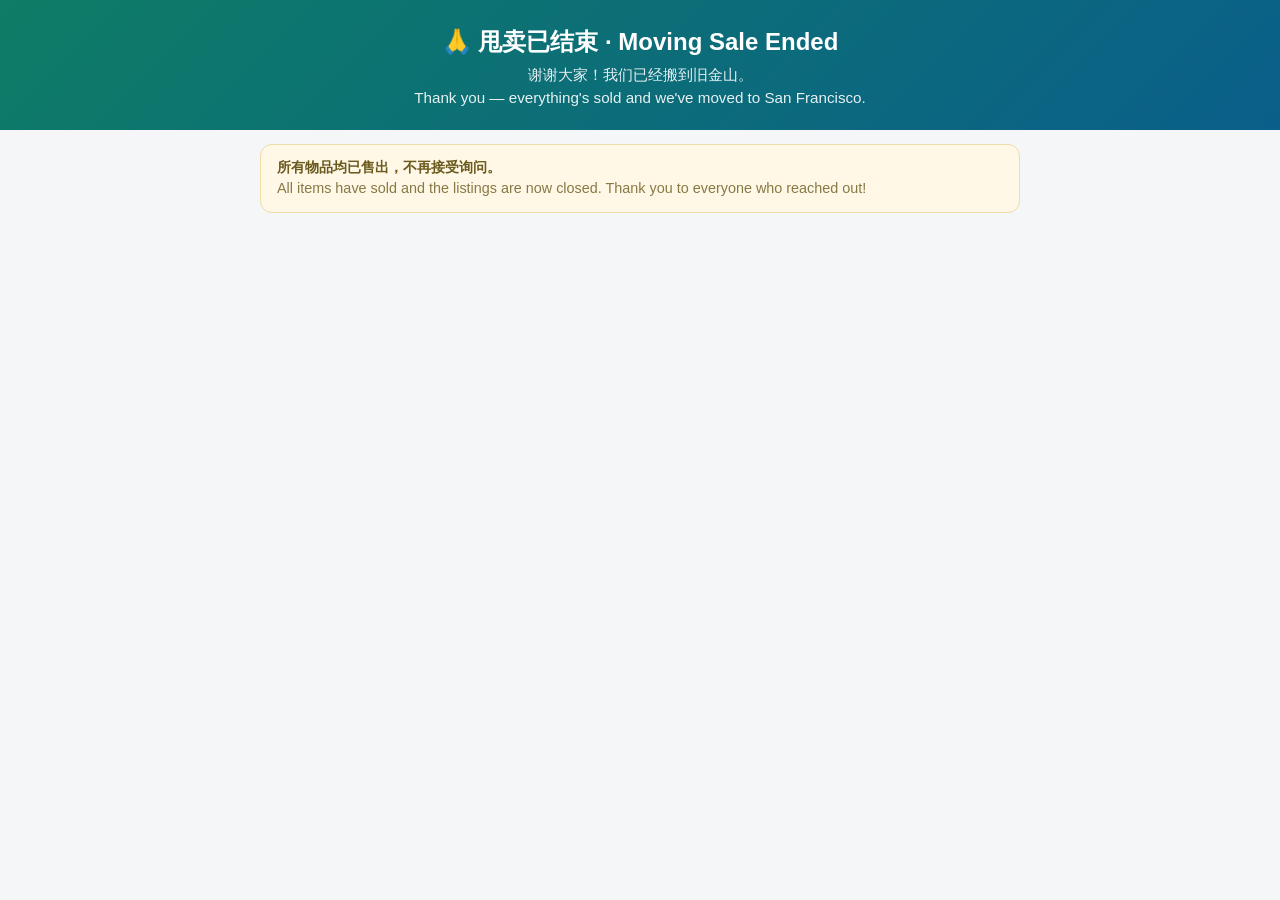
<file: index.html>
<!doctype html>
<html lang="zh">
<head>
<meta charset="utf-8">
<meta name="viewport" content="width=device-width, initial-scale=1, viewport-fit=cover">
<title>搬家甩卖已结束 · Moving Sale Ended</title>
<meta name="robots" content="noindex">
<meta name="description" content="搬家甩卖已结束，物品均已售出。Moving sale has ended — everything has sold.">
<meta property="og:title" content="搬家甩卖已结束 · Moving Sale Ended">
<meta property="og:description" content="谢谢大家！物品均已售出，我们已搬到旧金山。Thank you — everything has sold and we've moved to SF.">
<meta name="theme-color" content="#0e7c66">
<link rel="stylesheet" href="style.css">
</head>
<body>
<header>
  <h1>🙏 甩卖已结束 · Moving Sale Ended</h1>
  <div class="en">谢谢大家！我们已经搬到旧金山。<br>Thank you — everything's sold and we've moved to San Francisco.</div>
</header>

<div class="how">
  <b>所有物品均已售出，不再接受询问。</b><br>
  <span style="opacity:.8">All items have sold and the listings are now closed. Thank you to everyone who reached out!</span>
</div>
</body>
</html>
</file>
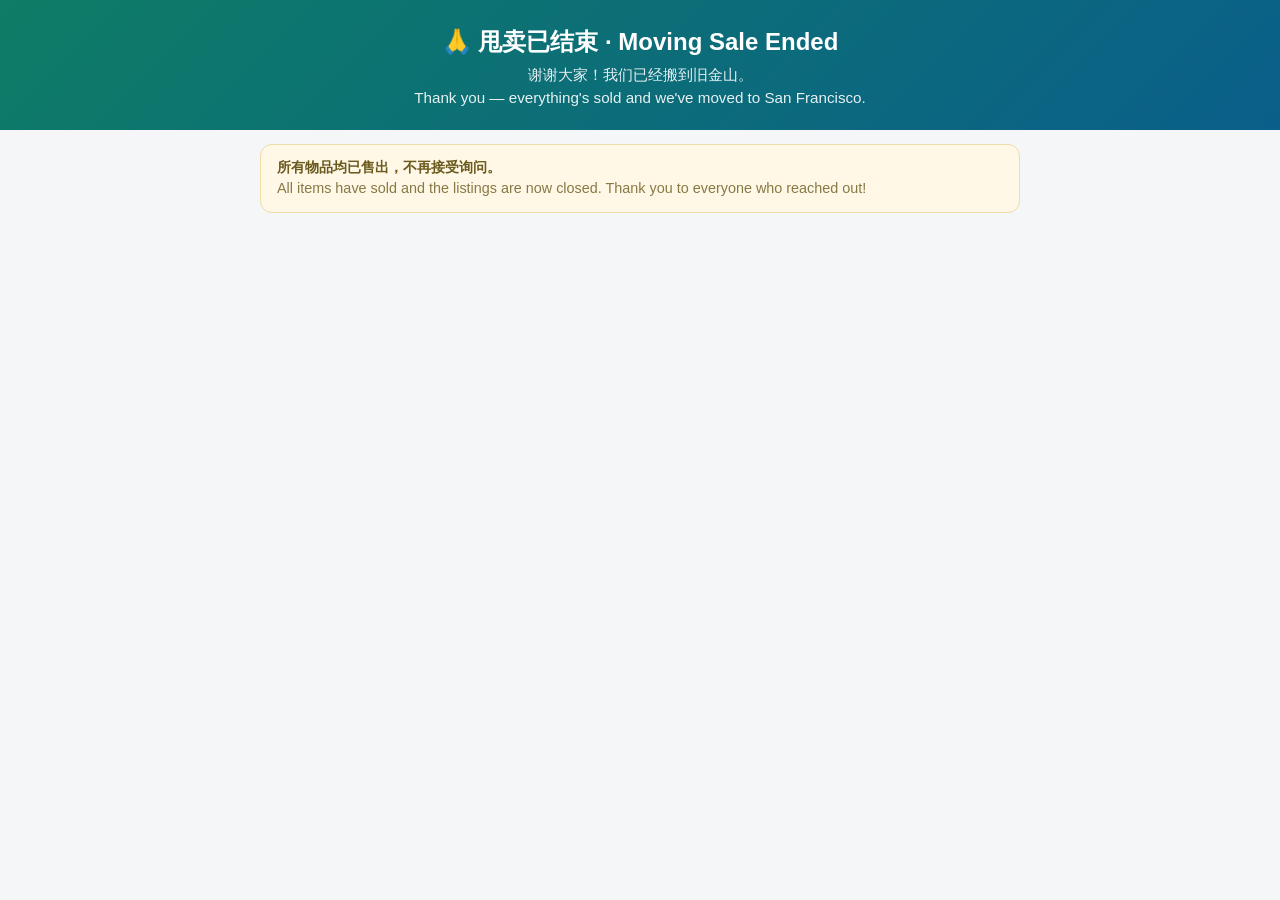
<file: collectibles/index.html>
<!doctype html>
<html lang="zh">
<head>
<meta charset="utf-8">
<meta name="viewport" content="width=device-width, initial-scale=1">
<meta http-equiv="refresh" content="0; url=../index.html">
<meta name="robots" content="noindex">
<title>甩卖已结束 · Sale Ended</title>
</head>
<body>
<p>甩卖已结束，物品均已售出。Moving sale has ended — <a href="../index.html">back</a>.</p>
</body>
</html>
</file>
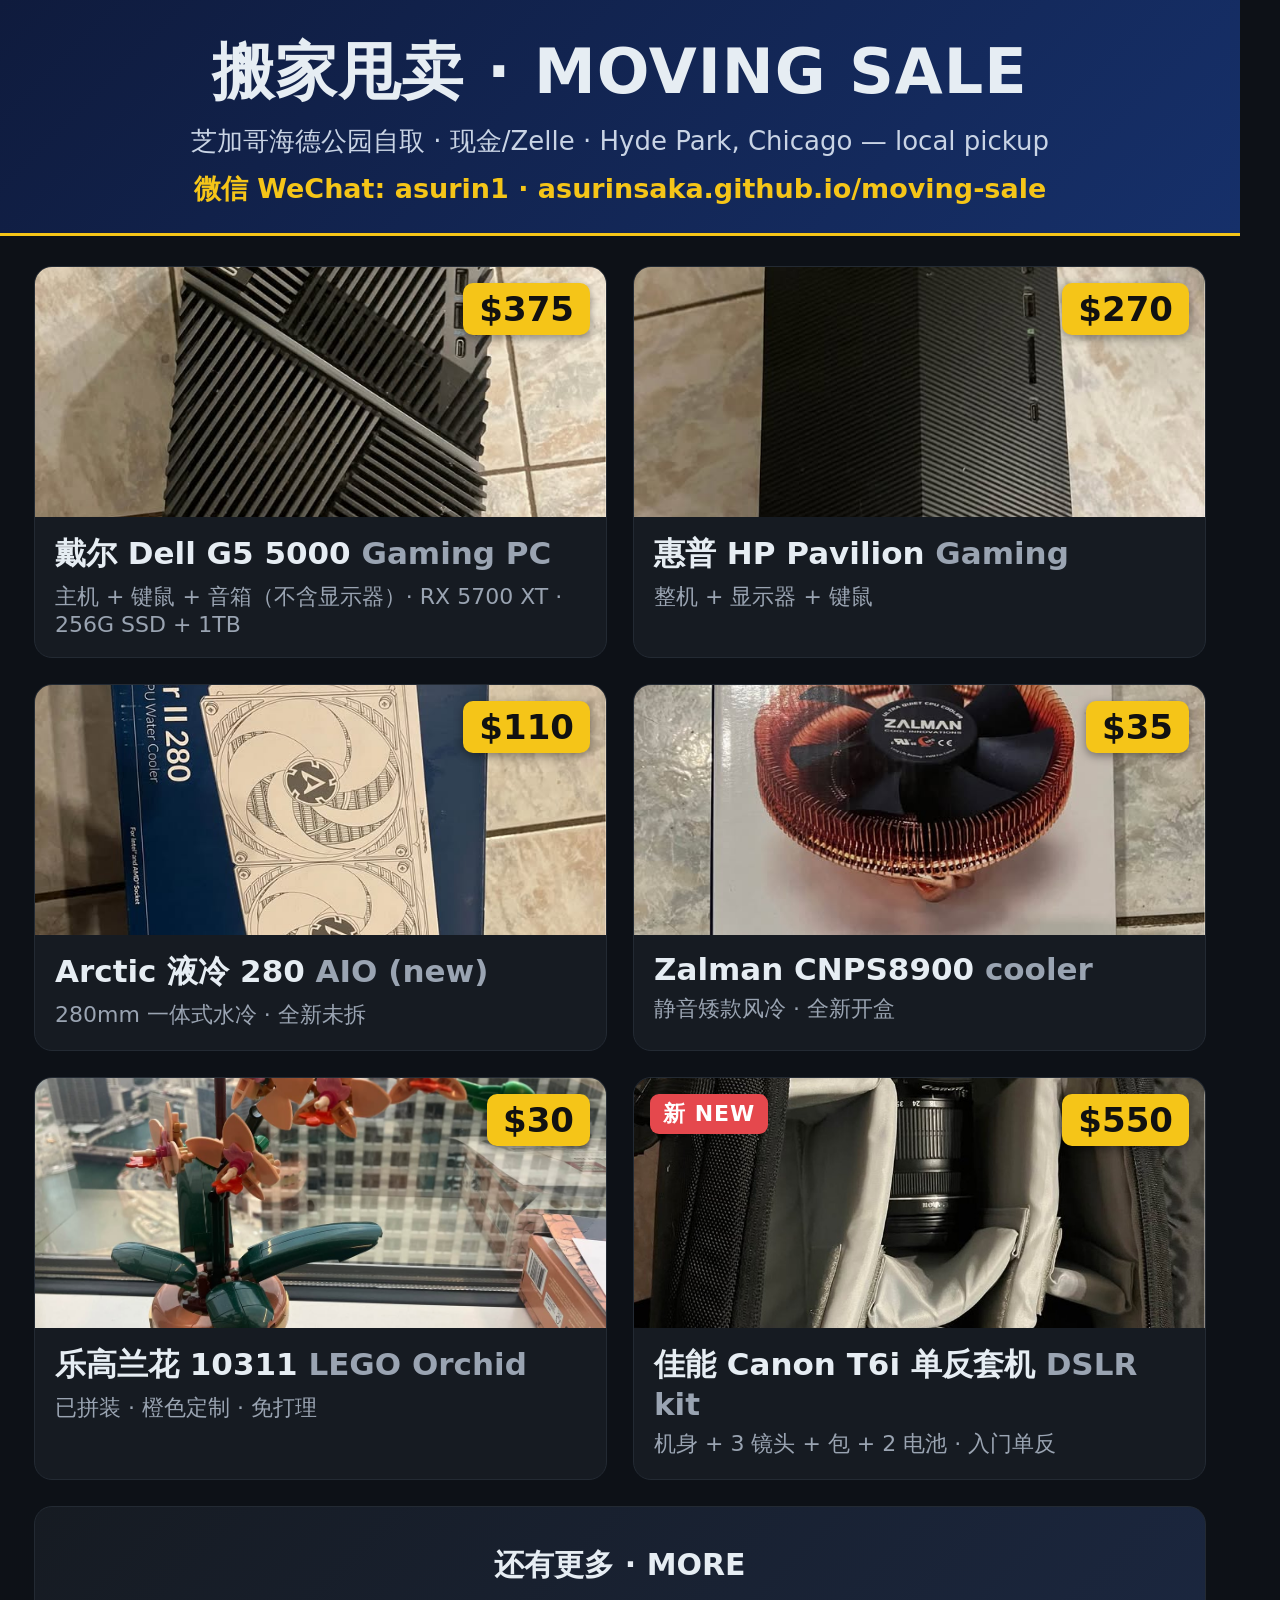
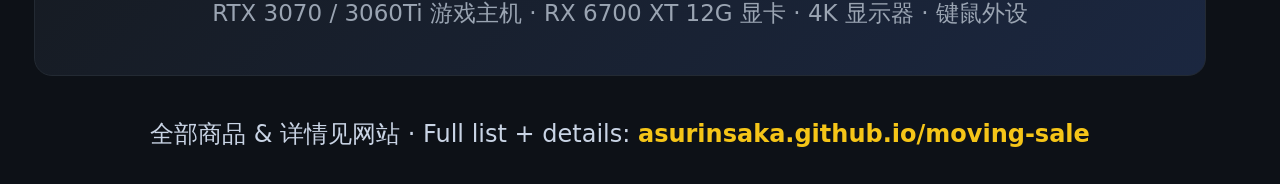
<file: poster.html>
<!doctype html><html lang="zh"><head><meta charset="utf-8">
<style>
  * { margin:0; padding:0; box-sizing:border-box; }
  html,body { width:1240px; background:#0d1117; }
  body { font-family:'Noto Sans CJK SC','Noto Serif CJK SC','DejaVu Sans',sans-serif; color:#e6edf3; }
  .poster { width:1240px; }
  header {
    background:linear-gradient(135deg,#0f1b3d,#16306a); padding:30px 40px 26px; text-align:center;
    border-bottom:3px solid #f5c518;
  }
  header h1 { font-size:62px; font-weight:800; letter-spacing:1px; }
  header .sub { font-size:26px; color:#c9d4e5; margin-top:10px; }
  header .wx { font-size:27px; color:#f5c518; font-weight:700; margin-top:12px; }
  .grid { display:grid; grid-template-columns:1fr 1fr; gap:26px; padding:30px 34px 24px; }
  .card { background:#161b22; border:1px solid #232a33; border-radius:18px; overflow:hidden; position:relative; }
  .imgwrap { height:250px; background:#0b0e13; position:relative; }
  .imgwrap img { width:100%; height:100%; object-fit:cover; display:block; }
  .price { position:absolute; top:16px; right:16px; background:#f5c518; color:#111; font-weight:800;
           font-size:34px; padding:6px 16px; border-radius:10px; box-shadow:0 3px 10px rgba(0,0,0,.4); }
  .newtag { position:absolute; top:16px; left:16px; background:#e5484d; color:#fff; font-weight:800;
            font-size:22px; padding:5px 13px; border-radius:9px; letter-spacing:1px; }
  .body { padding:16px 20px 20px; }
  .name { font-size:31px; font-weight:800; }
  .name .en { color:#9aa4b2; font-weight:600; }
  .note { font-size:22px; color:#9aa4b2; margin-top:7px; }
  footer { padding:18px 40px 34px; text-align:center; }
  footer .more { font-size:24px; color:#c9d4e5; }
  footer .more b { color:#f5c518; }
</style></head>
<body><div class="poster">
  <header>
    <h1>搬家甩卖 · MOVING SALE</h1>
    <div class="sub">芝加哥海德公园自取 · 现金/Zelle · Hyde Park, Chicago — local pickup</div>
    <div class="wx">微信 WeChat: asurin1 · asurinsaka.github.io/moving-sale</div>
  </header>
  <div class="grid">
    <div class="card"><div class="imgwrap"><img src="electronics/images/g5.jpg"><div class="price">$375</div></div>
      <div class="body"><div class="name">戴尔 Dell G5 5000 <span class="en">Gaming PC</span></div>
      <div class="note">主机 + 键鼠 + 音箱（不含显示器）· RX 5700 XT · 256G SSD + 1TB</div></div></div>

    <div class="card"><div class="imgwrap"><img src="electronics/images/hp1.jpg"><div class="price">$270</div></div>
      <div class="body"><div class="name">惠普 HP Pavilion <span class="en">Gaming</span></div>
      <div class="note">整机 + 显示器 + 键鼠</div></div></div>

    <div class="card"><div class="imgwrap"><img src="electronics/images/arctic.jpg"><div class="price">$110</div></div>
      <div class="body"><div class="name">Arctic 液冷 280 <span class="en">AIO (new)</span></div>
      <div class="note">280mm 一体式水冷 · 全新未拆</div></div></div>

    <div class="card"><div class="imgwrap"><img src="electronics/images/zalman.jpg"><div class="price">$35</div></div>
      <div class="body"><div class="name">Zalman CNPS8900 <span class="en">cooler</span></div>
      <div class="note">静音矮款风冷 · 全新开盒</div></div></div>

    <div class="card"><div class="imgwrap"><img src="collectibles/images/lego-orchid-10311.jpg"><div class="price">$30</div></div>
      <div class="body"><div class="name">乐高兰花 10311 <span class="en">LEGO Orchid</span></div>
      <div class="note">已拼装 · 橙色定制 · 免打理</div></div></div>

    <div class="card"><div class="imgwrap"><img src="collectibles/images/canon-t6i-kit.jpg"><div class="newtag">新 NEW</div><div class="price">$550</div></div>
      <div class="body"><div class="name">佳能 Canon T6i 单反套机 <span class="en">DSLR kit</span></div>
      <div class="note">机身 + 3 镜头 + 包 + 2 电池 · 入门单反</div></div></div>

    <div class="card" style="grid-column:1/-1;display:flex;align-items:center;justify-content:center;background:linear-gradient(135deg,#161b22,#1b2740);padding:22px;">
      <div class="body" style="text-align:center">
        <div class="name" style="font-size:30px">还有更多 · MORE</div>
        <div class="note" style="font-size:23px;line-height:1.7;margin-top:8px">
          RTX 3070 / 3060Ti 游戏主机 · RX 6700 XT 12G 显卡 · 4K 显示器 · 键鼠外设</div></div></div>
  </div>
  <footer><div class="more">全部商品 & 详情见网站 · Full list + details: <b>asurinsaka.github.io/moving-sale</b></div></footer>
</div></body></html>
</file>
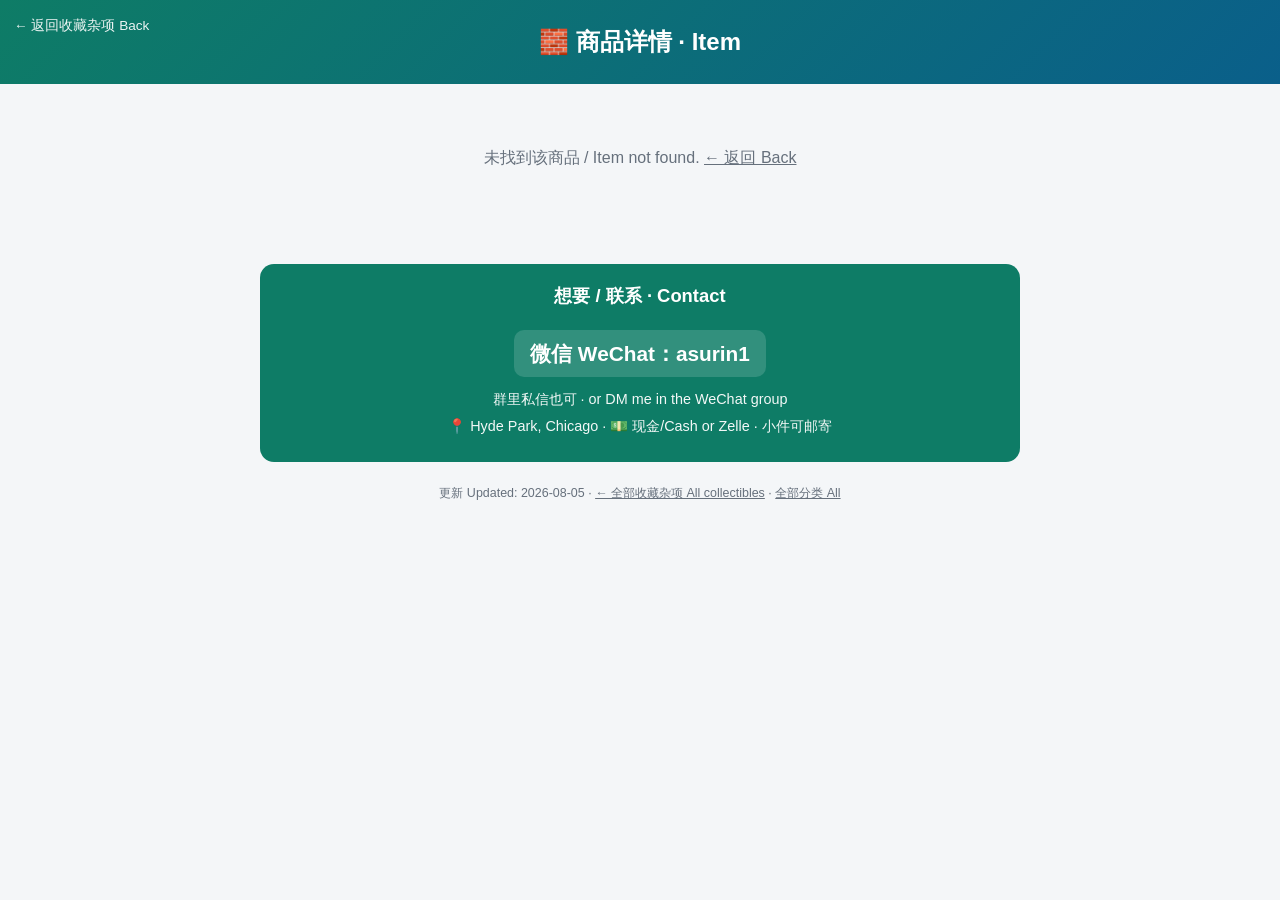
<file: collectibles/item.html>
<!doctype html>
<html lang="zh">
<head>
<meta charset="utf-8">
<meta name="viewport" content="width=device-width, initial-scale=1, viewport-fit=cover">
<title>商品详情 · 搬家甩卖 Moving Sale</title>
<meta name="description" content="商品详情 · 搬家甩卖 · 芝加哥海德公园自取 · Item details — Moving Sale, Hyde Park, Chicago.">
<meta property="og:type" content="product">
<meta property="og:title" content="商品详情 Item · 搬家甩卖">
<meta property="og:description" content="点开看详情 · Hyde Park 自取 · 微信 asurin1">
<meta property="og:image" content="https://asurinsaka.github.io/moving-sale/collectibles/images/lego-orchid-10311.jpg">
<meta name="theme-color" content="#0e7c66">
<link rel="stylesheet" href="../style.css">
</head>
<body>
<header>
  <a class="back" href="./">← 返回收藏杂项 Back</a>
  <h1>🧱 商品详情 · Item</h1>
</header>

<main><div id="detail"></div></main>

<div class="contact" id="buy">
  <h2>想要 / 联系 · Contact</h2>
  <div class="wx">微信 WeChat：<span id="wx">asurin1</span></div>
  <p>群里私信也可 · or DM me in the WeChat group</p>
  <p>📍 Hyde Park, Chicago · 💵 现金/Cash or Zelle · 小件可邮寄</p>
</div>

<footer>更新 Updated: 2026-08-05 · <a href="./">← 全部收藏杂项 All collectibles</a> · <a href="../">全部分类 All</a></footer>

<script src="items.js"></script>
<script src="../render.js"></script>
</body>
</html>
</file>
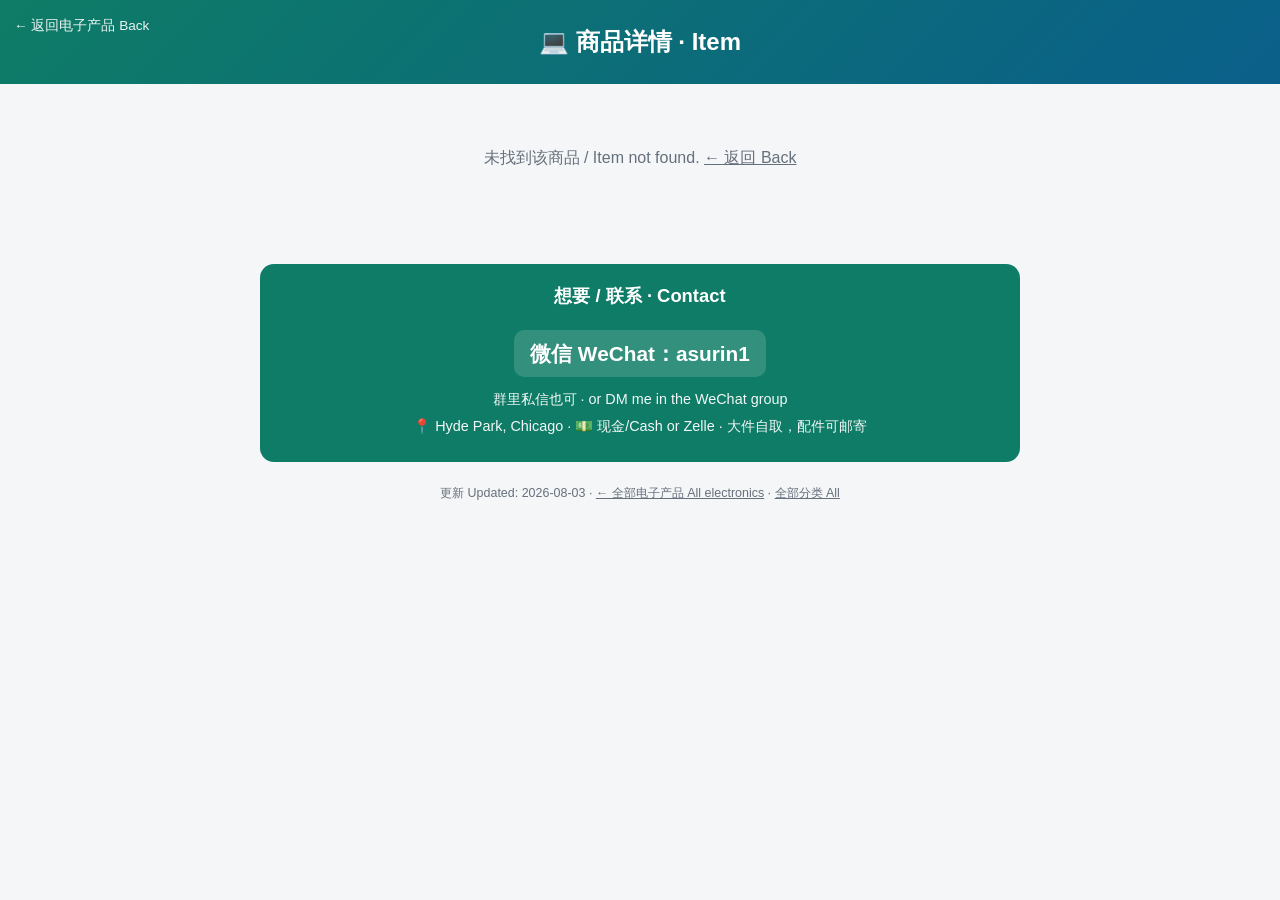
<file: electronics/item.html>
<!doctype html>
<html lang="zh">
<head>
<meta charset="utf-8">
<meta name="viewport" content="width=device-width, initial-scale=1, viewport-fit=cover">
<title>商品详情 · 搬家甩卖 Moving Sale</title>
<meta name="description" content="商品详情 · 搬家甩卖 · 芝加哥海德公园自取 · Item details — Moving Sale, Hyde Park, Chicago.">
<meta property="og:type" content="product">
<meta property="og:title" content="商品详情 Item · 搬家甩卖">
<meta property="og:description" content="点开看详情 · Hyde Park 自取 · 微信 asurin1">
<meta property="og:image" content="https://asurinsaka.github.io/moving-sale/electronics/images/g5.jpg">
<meta name="theme-color" content="#0e7c66">
<link rel="stylesheet" href="../style.css">
</head>
<body>
<header>
  <a class="back" href="./">← 返回电子产品 Back</a>
  <h1>💻 商品详情 · Item</h1>
</header>

<main><div id="detail"></div></main>

<div class="contact" id="buy">
  <h2>想要 / 联系 · Contact</h2>
  <div class="wx">微信 WeChat：<span id="wx">asurin1</span></div>
  <p>群里私信也可 · or DM me in the WeChat group</p>
  <p>📍 Hyde Park, Chicago · 💵 现金/Cash or Zelle · 大件自取，配件可邮寄</p>
</div>

<footer>更新 Updated: 2026-08-03 · <a href="./">← 全部电子产品 All electronics</a> · <a href="../">全部分类 All</a></footer>

<script src="items.js"></script>
<script src="../render.js"></script>
</body>
</html>
</file>
<file: style.css>
:root{--bg:#f4f6f8;--card:#fff;--ink:#1c2530;--muted:#66707c;--line:#e4e8ec;--accent:#0e7c66;--price:#d64524}
*{box-sizing:border-box}
html,body{margin:0}
body{font-family:-apple-system,BlinkMacSystemFont,"PingFang SC","Microsoft YaHei","Segoe UI",Roboto,sans-serif;
     background:var(--bg);color:var(--ink);line-height:1.5;-webkit-text-size-adjust:100%}
a{color:inherit}
header{background:linear-gradient(135deg,#0e7c66,#0a5f8a);color:#fff;padding:24px 18px 20px;text-align:center;position:relative}
header h1{margin:0 0 4px;font-size:1.5rem}
header .en{opacity:.9;font-size:.95rem;font-weight:400}
header .meta{margin-top:12px;font-size:.86rem;opacity:.95}
header .meta b{background:rgba(255,255,255,.18);padding:3px 9px;border-radius:999px;display:inline-block;margin:3px;font-weight:600}
header .back{position:absolute;left:14px;top:16px;font-size:.85rem;color:#fff;text-decoration:none;opacity:.92}
.how{max-width:760px;margin:14px auto 0;padding:12px 16px;background:#fff8e6;border:1px solid #efdca6;
     border-radius:12px;font-size:.9rem;color:#6b5a1e}
main{max-width:760px;margin:0 auto;padding:16px 14px 40px}
h2{font-size:1.15rem;margin:26px 0 10px;padding-bottom:6px;border-bottom:2px solid var(--accent)}
h2 .en{color:var(--muted);font-size:.85rem;font-weight:400;margin-left:6px}
.grid{display:grid;grid-template-columns:1fr 1fr;gap:12px}
@media(max-width:520px){.grid{grid-template-columns:1fr}}
.card{background:var(--card);border:1px solid var(--line);border-radius:14px;overflow:hidden;
      display:flex;flex-direction:column;box-shadow:0 1px 3px rgba(0,0,0,.05)}
.ph{aspect-ratio:4/3;width:100%;object-fit:cover;background:#eef1f4;display:block}
.ph.placeholder{display:flex;align-items:center;justify-content:center;font-size:2.4rem;
      background:linear-gradient(135deg,#e8edf1,#dfe6ec);color:#9aa7b2;flex-direction:column;gap:4px}
.ph.placeholder small{font-size:.7rem;letter-spacing:.03em}
.body{padding:11px 13px 13px;display:flex;flex-direction:column;flex:1}
.name{font-weight:700;font-size:1.02rem;line-height:1.25}
.name .en{display:block;color:var(--muted);font-size:.8rem;font-weight:400;margin-top:1px}
.price{color:var(--price);font-weight:800;font-size:1.25rem;margin:6px 0 2px}
.price small{color:var(--muted);font-weight:600;font-size:.7rem}
ul.specs{margin:6px 0 0;padding-left:16px;font-size:.82rem;color:#3a4552}
ul.specs li{margin:2px 0}
.note{margin-top:8px;font-size:.76rem;color:var(--accent);background:#e7f4ef;border-radius:8px;padding:5px 8px}
.cardwrap{position:relative}
.card.sold{opacity:.6}
.soldribbon{position:absolute;top:10px;left:10px;z-index:1;background:#d64524;color:#fff;font-size:.72rem;
      font-weight:800;padding:3px 10px;border-radius:999px;letter-spacing:.04em}
.price s{color:var(--muted);font-weight:600}
a.card{text-decoration:none;color:inherit}
a.card:active{transform:scale(.99)}
.more{margin-top:8px;color:var(--accent);font-weight:700;font-size:.82rem}
/* detail page */
.detailcard{max-width:640px;margin:0 auto;background:var(--card);border:1px solid var(--line);
      border-radius:16px;overflow:hidden;box-shadow:0 1px 4px rgba(0,0,0,.06)}
.ph.big{aspect-ratio:auto;max-height:62vh;width:100%;object-fit:contain;background:#f0f3f6}
.ph.placeholder.big{aspect-ratio:16/10}
.dbody{padding:16px 18px 22px}
.dname{font-weight:800;font-size:1.35rem;line-height:1.25}
.den{color:var(--muted);font-size:.95rem;margin-bottom:4px}
.cond{margin:8px 0;font-size:.9rem;color:#3a4552}
.desc{color:#3a4552;font-size:.92rem;margin-top:10px}
.detailcard .price{font-size:1.5rem}
.buybtn{display:block;text-align:center;margin-top:16px;background:var(--accent);color:#fff;
      font-weight:800;padding:12px;border-radius:12px;text-decoration:none}
.aichip{margin-top:6px;display:inline-block;font-size:.72rem;font-weight:700;color:#5b3ea8;
      background:#efeaff;border:1px solid #ddd2fb;border-radius:999px;padding:2px 8px}
.aibox{margin-top:12px;font-size:.86rem;color:#3a2f5c;background:#f2eeff;border:1px solid #ddd2fb;
      border-radius:10px;padding:10px 12px;line-height:1.55}

/* hub category cards */
.cats{display:grid;grid-template-columns:1fr 1fr;gap:14px;max-width:760px;margin:0 auto;padding:16px 14px}
@media(max-width:520px){.cats{grid-template-columns:1fr}}
.cat{background:var(--card);border:1px solid var(--line);border-radius:16px;padding:22px 18px;text-decoration:none;
     color:var(--ink);display:flex;flex-direction:column;gap:5px;box-shadow:0 1px 3px rgba(0,0,0,.05);position:relative}
.cat .ico{font-size:2.3rem}
.cat .t{font-weight:700;font-size:1.18rem}
.cat .t .en{color:var(--muted);font-size:.82rem;font-weight:400;display:block}
.cat .d{color:var(--muted);font-size:.85rem}
.cat .go{margin-top:6px;color:var(--accent);font-weight:700;font-size:.9rem}
.cat.soon{opacity:.65;pointer-events:none}
.soonbadge{position:absolute;top:12px;right:12px;background:#e4e8ec;color:#66707c;font-size:.7rem;font-weight:700;padding:2px 8px;border-radius:999px}

/* contact */
.contact{max-width:760px;margin:8px auto 0;padding:18px 16px;background:#0e7c66;color:#fff;border-radius:14px;text-align:center}
.contact h2{border:0;color:#fff;margin:0 0 8px}
.contact .wx{font-size:1.3rem;font-weight:800;background:rgba(255,255,255,.15);
      display:inline-block;padding:8px 16px;border-radius:10px;margin:6px 0}
.contact p{margin:6px 0;font-size:.9rem;opacity:.95}
footer{text-align:center;color:var(--muted);font-size:.78rem;padding:22px 14px 40px}
</file>
